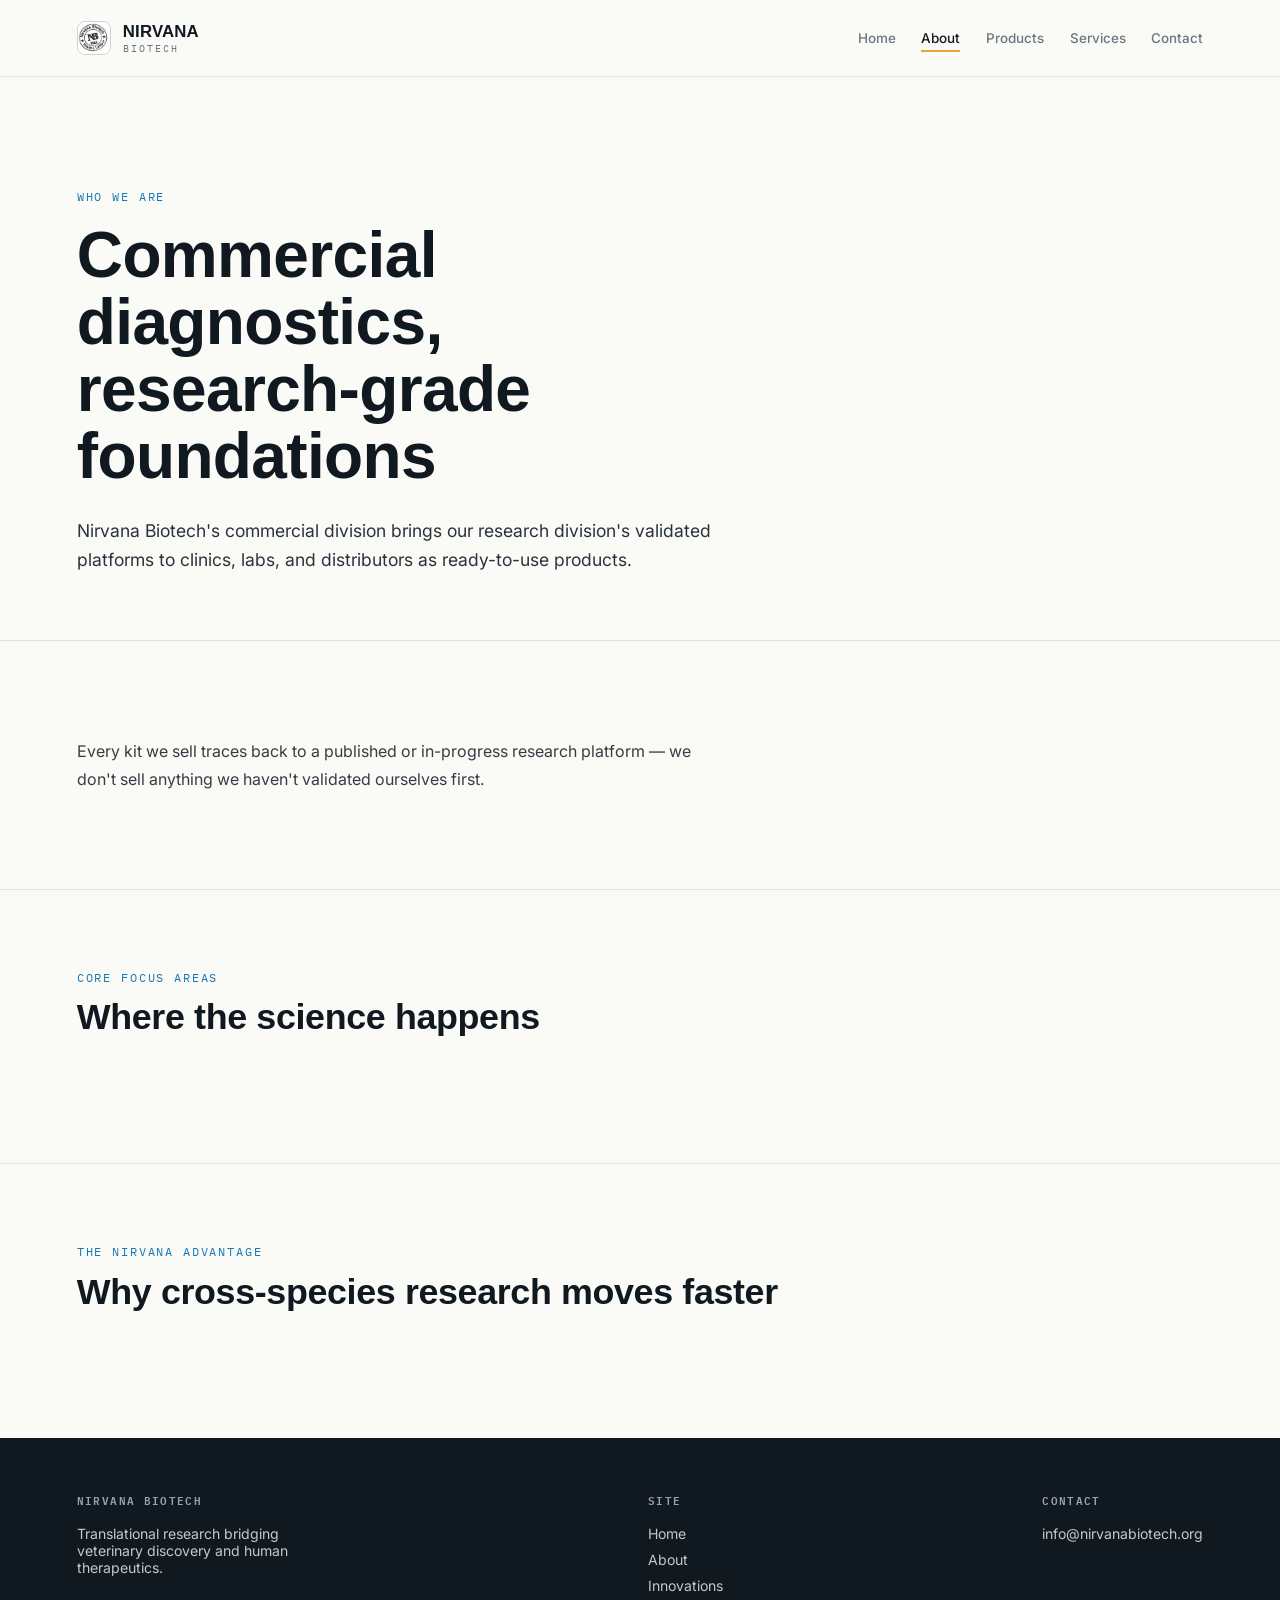
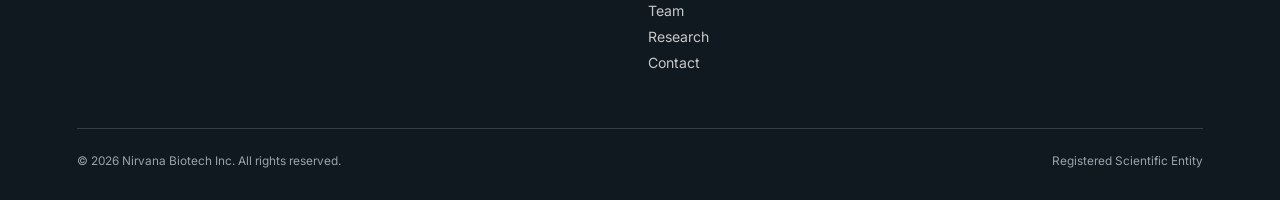
<file: about.html>
<!DOCTYPE html>
<html lang="en">
<head>
<meta charset="UTF-8">
<meta name="viewport" content="width=device-width, initial-scale=1.0">
<title>About | Nirvana Biotech</title>
<link rel="preconnect" href="https://fonts.googleapis.com">
<link href="https://fonts.googleapis.com/css2?family=Fraunces:opsz,wght@9..144,500;9..144,600;9..144,700&family=Inter:wght@400;500;600&family=IBM+Plex+Mono:wght@400;500&display=swap" rel="stylesheet">
<link rel="stylesheet" href="styles.css">
</head>
<body>

<nav class="topnav">
  <div class="topnav-inner">
    <a href="index.html" class="brand">
      <img data-brand-logo class="brand-mark" src="" alt="Nirvana Biotech logo">
      <div>
        <div class="brand-text" data-brand-name></div>
        <div class="brand-sub" data-brand-sub></div>
      </div>
    </a>
    <div class="navlinks" data-navlinks></div>
    <button class="nav-toggle" aria-label="Open menu">
      <svg width="18" height="14" viewBox="0 0 18 14"><path d="M0 1H18M0 7H18M0 13H18" stroke="#F7F5EF" stroke-width="1.4"/></svg>
    </button>
  </div>
  <div class="mobile-menu" data-navlinks></div>
</nav>

<aside class="rail" data-rail></aside>

<main>
  <section class="hero page-fade" style="padding-bottom:3rem;">
    <div class="shell">
      <div class="eyebrow hero-eyebrow" id="about-eyebrow">OUR MISSION</div>
      <h1 id="about-title">About Our Scientific Mission</h1>
      <p class="lede" id="about-intro" style="margin-top:1.6rem;"></p>
      <div class="hero-trace" data-trace data-trace-h="60"></div>
    </div>
  </section>

  <section class="section">
    <div class="shell">
      <p class="body-copy" id="about-desc"></p>
    </div>
  </section>

  <section class="section section--paper">
    <div class="shell">
      <div class="section-head">
        <div class="eyebrow">Core focus areas</div>
        <h2>Where the science happens</h2>
      </div>
      <div class="card-grid grid-3" id="focus-grid"></div>
    </div>
  </section>

  <section class="section">
    <div class="shell">
      <div class="section-head">
        <div class="eyebrow">The nirvana advantage</div>
        <h2>Why cross-species research moves faster</h2>
      </div>
      <div class="card-grid grid-3" id="advantage-grid"></div>
    </div>
  </section>
</main>

<footer>
  <div class="shell">
    <div class="footer-grid">
      <div class="footer-col">
        <h4>Nirvana Biotech</h4>
        <p style="max-width:28ch;">Translational research bridging veterinary discovery and human therapeutics.</p>
      </div>
      <div class="footer-col">
        <h4>Site</h4>
        <a href="index.html">Home</a>
        <a href="about.html">About</a>
        <a href="innovations.html">Innovations</a>
        <a href="team.html">Team</a>
        <a href="research.html">Research</a>
        <a href="contact.html">Contact</a>
      </div>
      <div class="footer-col">
        <h4>Contact</h4>
        <a href="mailto:info@nirvanabiotech.org">info@nirvanabiotech.org</a>
      </div>
    </div>
    <div class="footer-bottom">
      <span>&copy; 2026 Nirvana Biotech Inc. All rights reserved.</span>
      <span>Registered Scientific Entity</span>
    </div>
  </div>
</footer>

<script src="site.js"></script>
<script>
  function renderPage(data){
    buildNav('about');
    const a = data.about;
    if (!a) return;
    document.getElementById('about-eyebrow').textContent = (a.eyebrow || 'OUR MISSION').toUpperCase();
    document.getElementById('about-title').textContent = a.title || '';
    document.getElementById('about-intro').textContent = a.intro || '';
    document.getElementById('about-desc').textContent = a.desc || '';

    const focusGrid = document.getElementById('focus-grid');
    focusGrid.innerHTML = (a.focusAreas || []).map((f, i) => `
      <div class="card" style="cursor:default;">
        <span class="tag">0${i+1}</span>
        <h3 style="margin-top:0.9rem;">${escapeHtml(f.title)}</h3>
        <p>${escapeHtml(f.desc)}</p>
      </div>`).join('');

    const advGrid = document.getElementById('advantage-grid');
    advGrid.innerHTML = (a.advantages || []).map((f, i) => `
      <div class="card" style="cursor:default;">
        <span class="tag">0${i+1}</span>
        <h3 style="margin-top:0.9rem;">${escapeHtml(f.title)}</h3>
        <p>${escapeHtml(f.desc)}</p>
      </div>`).join('');
  }
</script>
</body>
</html>
</file>
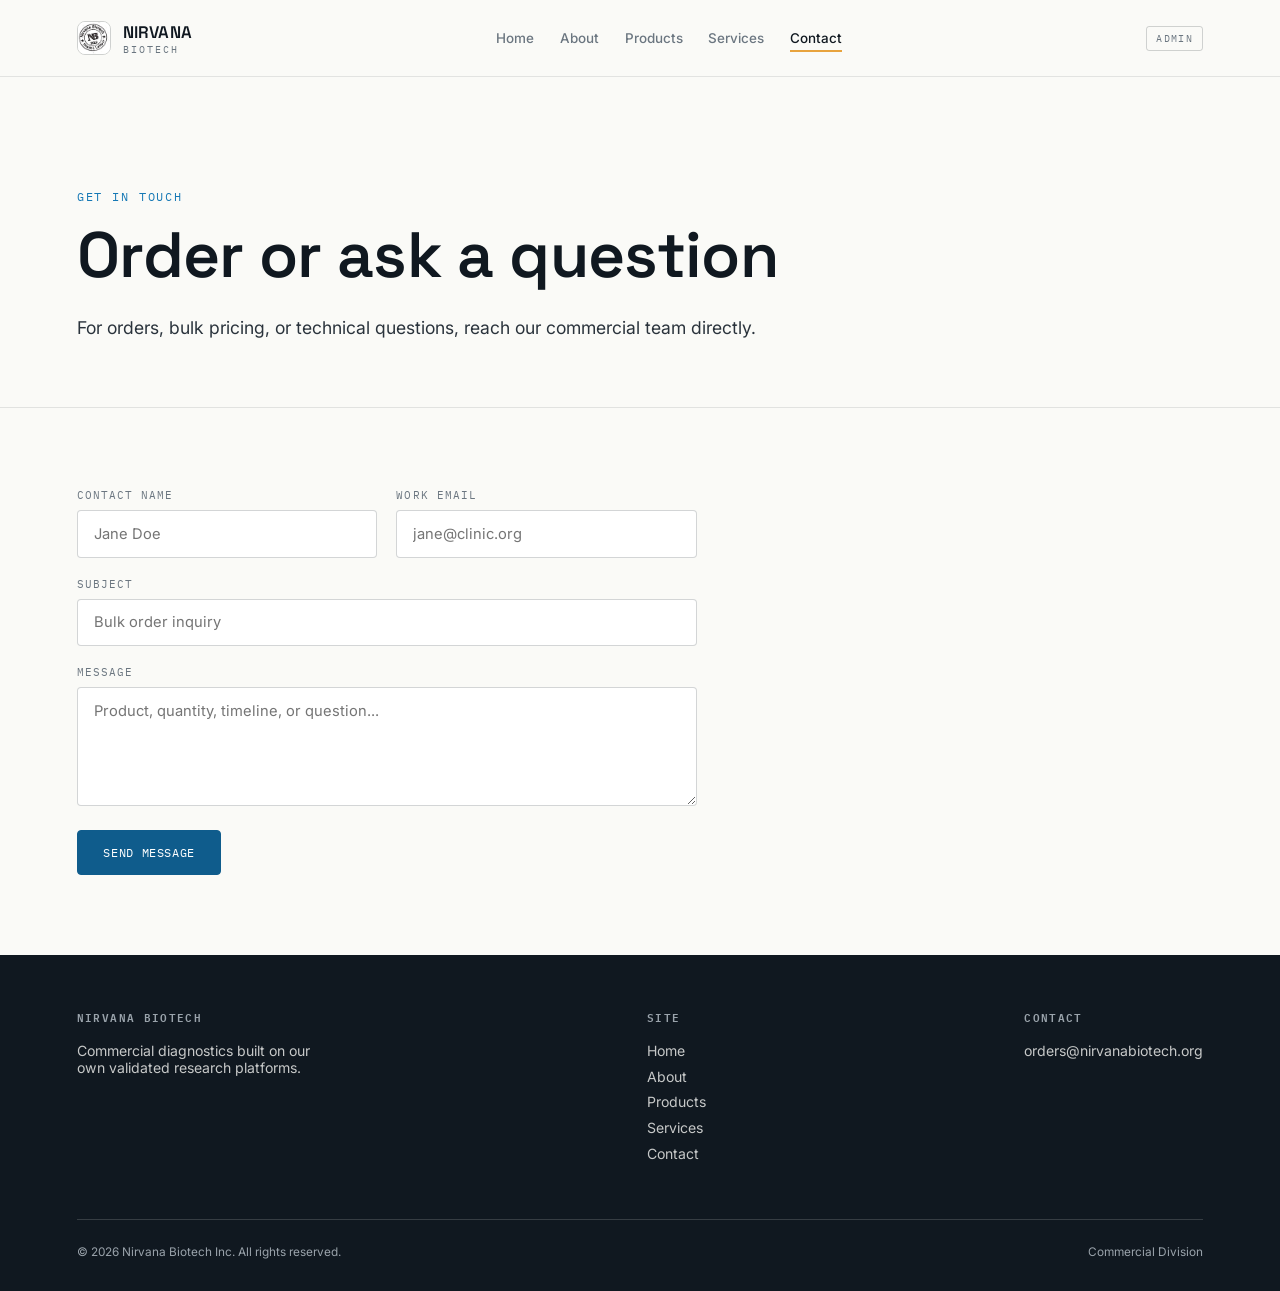
<file: contact.html>
<!DOCTYPE html>
<html lang="en">
<head>
<meta charset="UTF-8">
<meta name="viewport" content="width=device-width, initial-scale=1.0">
<title>Contact | Nirvana Biotech</title>
<link rel="preconnect" href="https://fonts.googleapis.com">
<link href="https://fonts.googleapis.com/css2?family=Space+Grotesk:wght@500;600;700&family=Inter:wght@400;500;600&family=IBM+Plex+Mono:wght@400;500&display=swap" rel="stylesheet">
<link rel="stylesheet" href="styles.css">
</head>
<body>

<nav class="topnav">
  <div class="topnav-inner">
    <a href="index.html" class="brand">
      <img data-brand-logo class="brand-mark" src="" alt="Nirvana Biotech logo">
      <div>
        <div class="brand-text" data-brand-name></div>
        <div class="brand-sub" data-brand-sub></div>
      </div>
    </a>
    <div class="editable-controls edit-only" style="margin-left:-0.6rem;">
      <button class="edit-pencil" onclick="event.preventDefault(); promptTextEdit('brandName', null)">Edit name</button>
      <button class="edit-pencil" onclick="event.preventDefault(); promptImageEdit('logoUrl','images/logo.png')">Edit logo</button>
    </div>
    <div class="navlinks" data-navlinks></div>
    <div style="display:flex; align-items:center; gap:0.6rem;">
      <button id="admin-login-btn" class="admin-trigger">Admin</button>
      <button id="admin-logout-btn" class="admin-trigger is-logout hidden">Log out</button>
      <button class="nav-toggle" aria-label="Open menu">
        <svg width="18" height="14" viewBox="0 0 18 14"><path d="M0 1H18M0 7H18M0 13H18" stroke="#101820" stroke-width="1.4"/></svg>
      </button>
    </div>
  </div>
  <div class="mobile-menu" data-navlinks></div>
</nav>

<main>
  <section class="hero page-fade" id="contact-hero-section" style="padding-bottom:3rem;">
    <div class="shell">
      <div class="eyebrow hero-eyebrow" id="contact-eyebrow">GET IN TOUCH</div>
      <h1 id="contact-title">Order or ask a question</h1>
      <p class="lede" id="contact-desc" style="margin-top:1.5rem;"></p>
      <div class="editable-controls edit-only">
        <button class="edit-pencil" onclick="promptTextEdit('contactPage.eyebrow','contact-eyebrow')">Edit label</button>
        <button class="edit-pencil" onclick="promptTextEdit('contact.title','contact-title')">Edit title</button>
        <button class="edit-pencil" onclick="promptTextEdit('contact.desc','contact-desc',true)">Edit description</button>
        <button class="edit-pencil" onclick="promptTextEdit('contact.email', null)">Edit email</button>
        <button class="edit-pencil" onclick="promptImageEdit('contactPage.backgroundUrl')">Change background</button>
      </div>
    </div>
  </section>

  <section class="section">
    <div class="shell">
      <form class="form-grid" onsubmit="handleFormSubmit(event)">
        <div class="form-row">
          <div>
            <label for="cf-name">Contact name</label>
            <input id="cf-name" type="text" placeholder="Jane Doe" required>
          </div>
          <div>
            <label for="cf-email">Work email</label>
            <input id="cf-email" type="email" placeholder="jane@clinic.org" required>
          </div>
        </div>
        <div>
          <label for="cf-subject">Subject</label>
          <input id="cf-subject" type="text" placeholder="Bulk order inquiry" required>
        </div>
        <div>
          <label for="cf-message">Message</label>
          <textarea id="cf-message" rows="5" placeholder="Product, quantity, timeline, or question..." required></textarea>
        </div>
        <button type="submit" class="btn btn--solid" style="width:fit-content;">Send message</button>
      </form>
    </div>
  </section>
</main>

<footer>
  <div class="shell">
    <div class="footer-grid">
      <div class="footer-col">
        <h4>Nirvana Biotech</h4>
        <p style="max-width:28ch;">Commercial diagnostics built on our own validated research platforms.</p>
      </div>
      <div class="footer-col">
        <h4>Site</h4>
        <a href="index.html">Home</a>
        <a href="about.html">About</a>
        <a href="products.html">Products</a>
        <a href="services.html">Services</a>
        <a href="contact.html">Contact</a>
      </div>
      <div class="footer-col">
        <h4>Contact</h4>
        <a href="mailto:orders@nirvanabiotech.org" data-footer-email>orders@nirvanabiotech.org</a>
      </div>
    </div>
    <div class="footer-bottom">
      <span>&copy; 2026 Nirvana Biotech Inc. All rights reserved.</span>
      <span>Commercial Division</span>
    </div>
  </div>
</footer>

<div class="admin-overlay" id="admin-login-modal">
  <div class="admin-box">
    <h3>Admin login</h3>
    <p class="hint">Enter the admin password to edit this site.</p>
    <label for="admin-password-input">Password</label>
    <input id="admin-password-input" type="password" placeholder="Password">
    <p id="admin-login-error" class="admin-error">Incorrect password.</p>
    <div class="admin-actions">
      <button class="btn btn--admin-cancel" onclick="closeAdminLogin()">Cancel</button>
      <button class="btn btn--admin-confirm" onclick="submitAdminLogin()">Log in</button>
    </div>
  </div>
</div>

<div class="save-bar" id="save-bar">
  <span class="save-status" id="save-status">No unsaved changes.</span>
  <div class="save-bar-actions">
    <button class="btn btn--discard" id="discard-btn">Discard</button>
    <button class="btn btn--save" id="save-btn">Save changes (permanent)</button>
  </div>
</div>

<script src="site.js"></script>
<script>
  function renderPage(data){
    buildNav('contact');
    const c = data.contact;
    const p = data.contactPage || {};
    document.getElementById('contact-eyebrow').textContent = (p.eyebrow || 'GET IN TOUCH').toUpperCase();
    applySectionBackground('contact-hero-section', p.backgroundUrl);
    if (!c) return;
    document.getElementById('contact-title').textContent = c.title || 'Order or ask a question';
    document.getElementById('contact-desc').textContent = c.desc || '';
  }
  function handleFormSubmit(e){
    e.preventDefault();
    alert('Message sent. Thank you — our commercial team will be in touch shortly.');
    e.target.reset();
  }
</script>
</body>
</html>
</file>
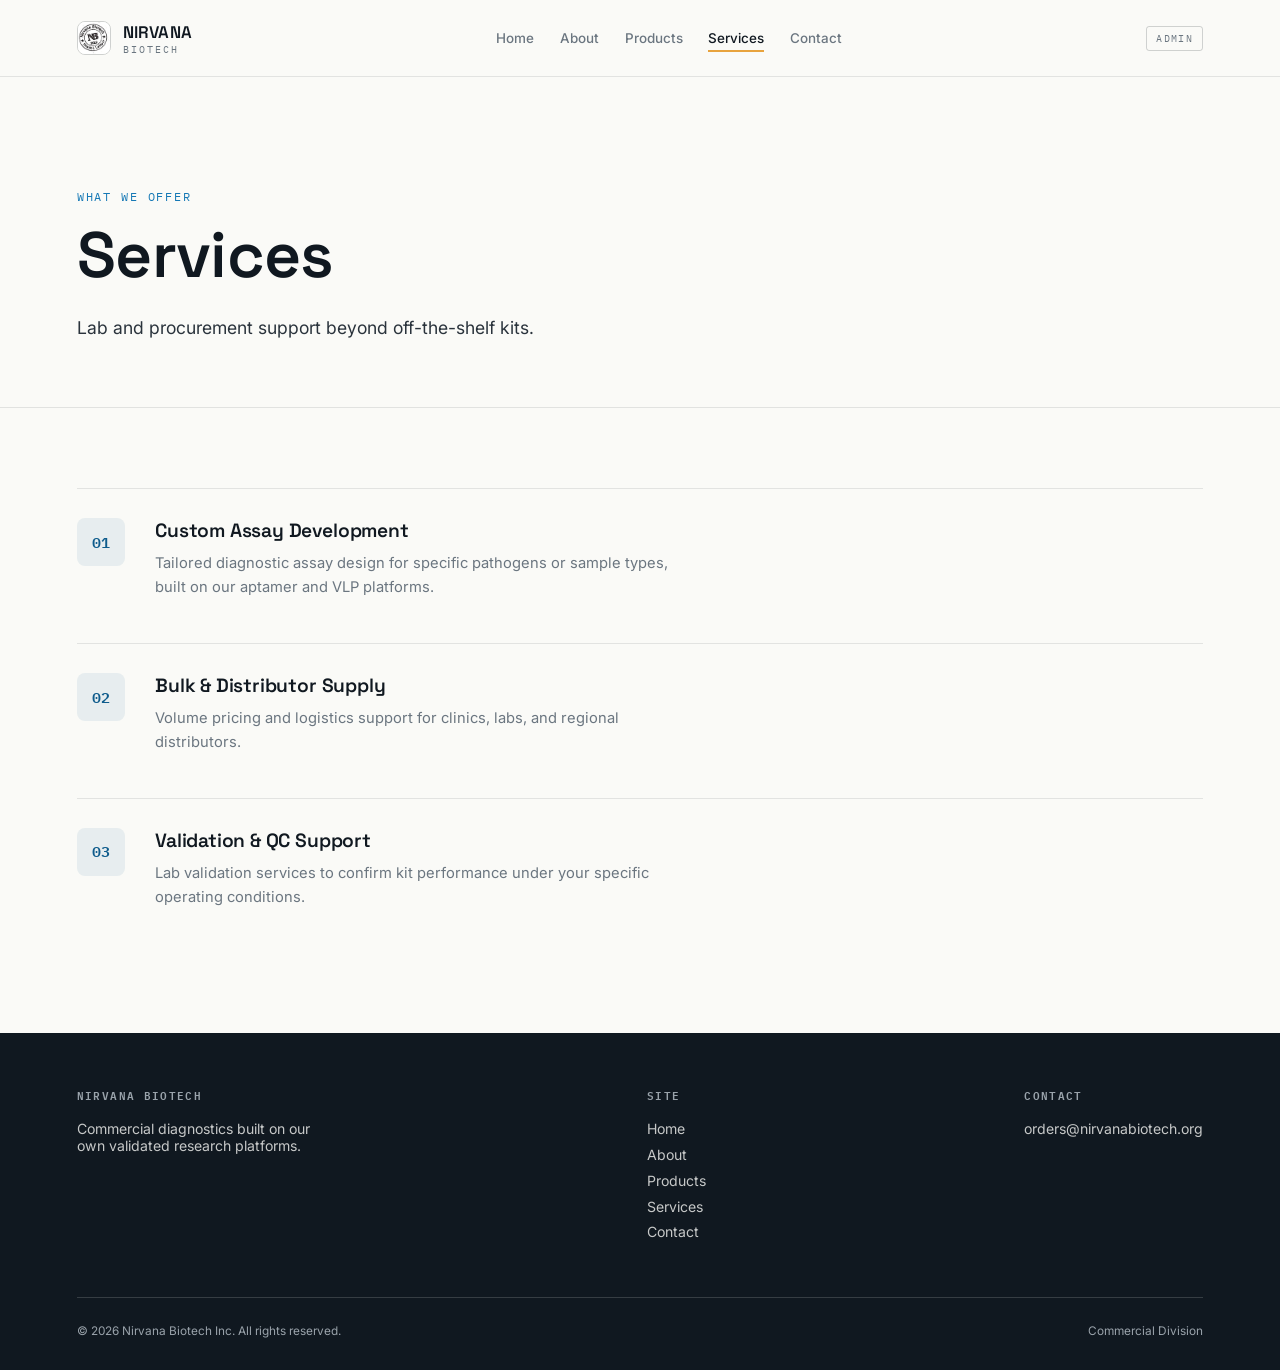
<file: services.html>
<!DOCTYPE html>
<html lang="en">
<head>
<meta charset="UTF-8">
<meta name="viewport" content="width=device-width, initial-scale=1.0">
<title>Services | Nirvana Biotech</title>
<link rel="preconnect" href="https://fonts.googleapis.com">
<link href="https://fonts.googleapis.com/css2?family=Space+Grotesk:wght@500;600;700&family=Inter:wght@400;500;600&family=IBM+Plex+Mono:wght@400;500&display=swap" rel="stylesheet">
<link rel="stylesheet" href="styles.css">
</head>
<body>

<nav class="topnav">
  <div class="topnav-inner">
    <a href="index.html" class="brand">
      <img data-brand-logo class="brand-mark" src="" alt="Nirvana Biotech logo">
      <div>
        <div class="brand-text" data-brand-name></div>
        <div class="brand-sub" data-brand-sub></div>
      </div>
    </a>
    <div class="editable-controls edit-only" style="margin-left:-0.6rem;">
      <button class="edit-pencil" onclick="event.preventDefault(); promptTextEdit('brandName', null)">Edit name</button>
      <button class="edit-pencil" onclick="event.preventDefault(); promptImageEdit('logoUrl','images/logo.png')">Edit logo</button>
    </div>
    <div class="navlinks" data-navlinks></div>
    <div style="display:flex; align-items:center; gap:0.6rem;">
      <button id="admin-login-btn" class="admin-trigger">Admin</button>
      <button id="admin-logout-btn" class="admin-trigger is-logout hidden">Log out</button>
      <button class="nav-toggle" aria-label="Open menu">
        <svg width="18" height="14" viewBox="0 0 18 14"><path d="M0 1H18M0 7H18M0 13H18" stroke="#101820" stroke-width="1.4"/></svg>
      </button>
    </div>
  </div>
  <div class="mobile-menu" data-navlinks></div>
</nav>

<main>
  <section class="hero page-fade" id="services-hero-section" style="padding-bottom:3rem;">
    <div class="shell">
      <div class="eyebrow hero-eyebrow" id="services-eyebrow">WHAT WE OFFER</div>
      <h1 id="services-title">Services</h1>
      <p class="lede" id="services-subtitle" style="margin-top:1.5rem;">Lab and procurement support beyond off-the-shelf kits.</p>
      <div class="editable-controls edit-only">
        <button class="edit-pencil" onclick="promptTextEdit('servicesPage.eyebrow','services-eyebrow')">Edit label</button>
        <button class="edit-pencil" onclick="promptTextEdit('servicesPage.title','services-title')">Edit title</button>
        <button class="edit-pencil" onclick="promptTextEdit('servicesPage.subtitle','services-subtitle',true)">Edit subtitle</button>
        <button class="edit-pencil" onclick="promptImageEdit('servicesPage.backgroundUrl')">Change background</button>
      </div>
    </div>
  </section>

  <section class="section">
    <div class="shell">
      <div id="services-list"></div>
      <button class="add-item-btn edit-only" onclick="addArrayItem('services')">+ Add service</button>
    </div>
  </section>
</main>

<footer>
  <div class="shell">
    <div class="footer-grid">
      <div class="footer-col">
        <h4>Nirvana Biotech</h4>
        <p style="max-width:28ch;">Commercial diagnostics built on our own validated research platforms.</p>
      </div>
      <div class="footer-col">
        <h4>Site</h4>
        <a href="index.html">Home</a>
        <a href="about.html">About</a>
        <a href="products.html">Products</a>
        <a href="services.html">Services</a>
        <a href="contact.html">Contact</a>
      </div>
      <div class="footer-col">
        <h4>Contact</h4>
        <a href="mailto:orders@nirvanabiotech.org" data-footer-email>orders@nirvanabiotech.org</a>
      </div>
    </div>
    <div class="footer-bottom">
      <span>&copy; 2026 Nirvana Biotech Inc. All rights reserved.</span>
      <span>Commercial Division</span>
    </div>
  </div>
</footer>

<div class="admin-overlay" id="admin-login-modal">
  <div class="admin-box">
    <h3>Admin login</h3>
    <p class="hint">Enter the admin password to edit this site.</p>
    <label for="admin-password-input">Password</label>
    <input id="admin-password-input" type="password" placeholder="Password">
    <p id="admin-login-error" class="admin-error">Incorrect password.</p>
    <div class="admin-actions">
      <button class="btn btn--admin-cancel" onclick="closeAdminLogin()">Cancel</button>
      <button class="btn btn--admin-confirm" onclick="submitAdminLogin()">Log in</button>
    </div>
  </div>
</div>

<div class="save-bar" id="save-bar">
  <span class="save-status" id="save-status">No unsaved changes.</span>
  <div class="save-bar-actions">
    <button class="btn btn--discard" id="discard-btn">Discard</button>
    <button class="btn btn--save" id="save-btn">Save changes (permanent)</button>
  </div>
</div>

<script src="site.js"></script>
<script>
  function renderPage(data){
    buildNav('services');
    const p = data.servicesPage || {};
    document.getElementById('services-eyebrow').textContent = (p.eyebrow || 'WHAT WE OFFER').toUpperCase();
    document.getElementById('services-title').textContent = p.title || 'Services';
    document.getElementById('services-subtitle').textContent = p.subtitle || '';
    applySectionBackground('services-hero-section', p.backgroundUrl);

    const list = document.getElementById('services-list');
    list.innerHTML = (data.services || []).map((svc, idx) => `
      <div class="service-row">
        <div class="icon">${escapeHtml(svc.icon || String(idx + 1).padStart(2, '0'))}</div>
        <div>
          <h3>${escapeHtml(svc.title)}</h3>
          <p>${escapeHtml(svc.desc)}</p>
          <div class="editable-controls edit-only">
            <button class="edit-pencil" onclick="promptTextEdit('services.${idx}.icon', null)">Icon label</button>
            <button class="edit-pencil" onclick="promptTextEdit('services.${idx}.title', null)">Title</button>
            <button class="edit-pencil" onclick="promptTextEdit('services.${idx}.desc', null, true)">Desc</button>
            <button class="edit-pencil danger" onclick="removeArrayItem('services', ${idx})">Remove</button>
          </div>
        </div>
      </div>`).join('');
  }
</script>
</body>
</html>
</file>
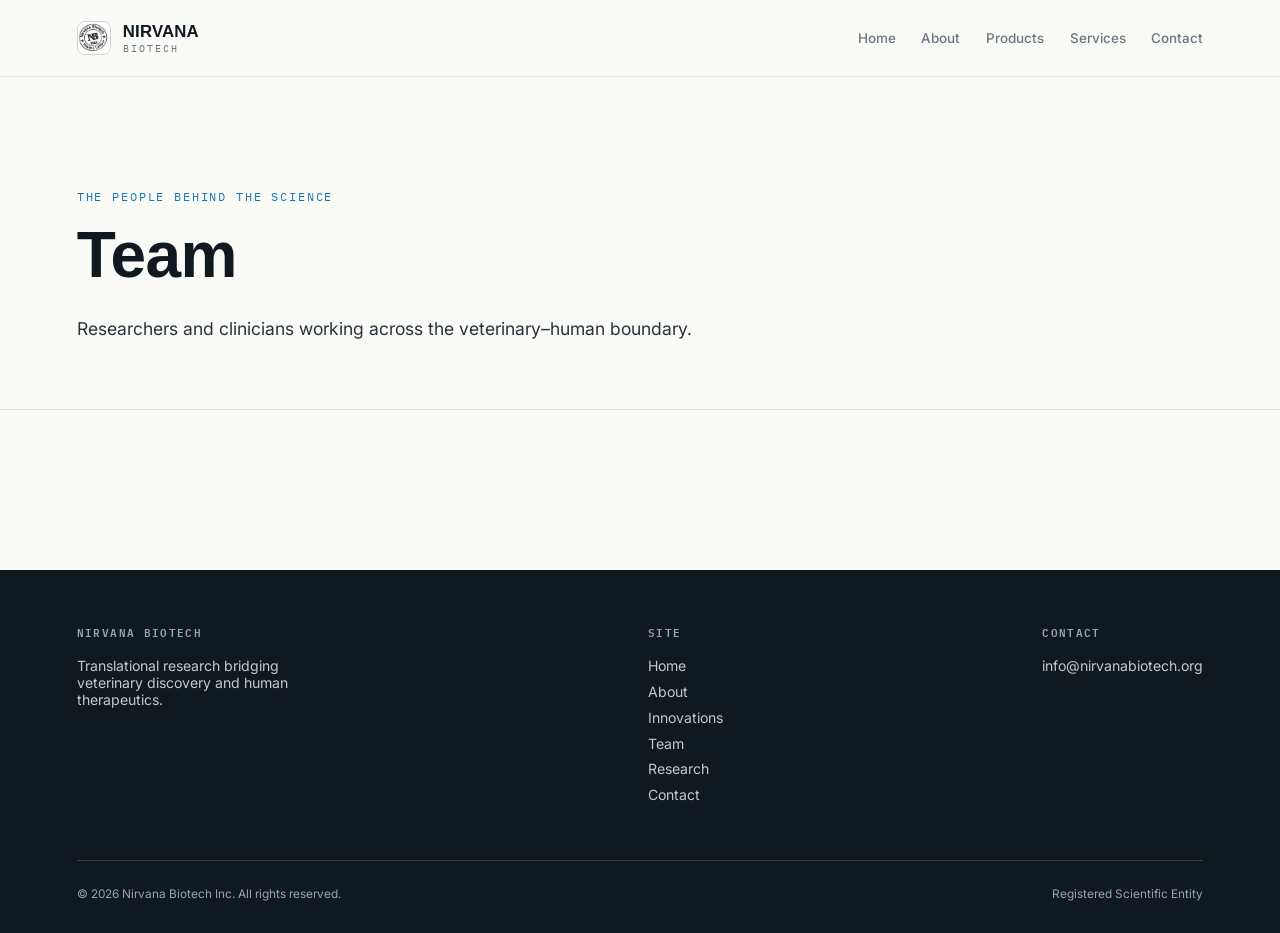
<file: team.html>
<!DOCTYPE html>
<html lang="en">
<head>
<meta charset="UTF-8">
<meta name="viewport" content="width=device-width, initial-scale=1.0">
<title>Team | Nirvana Biotech</title>
<link rel="preconnect" href="https://fonts.googleapis.com">
<link href="https://fonts.googleapis.com/css2?family=Fraunces:opsz,wght@9..144,500;9..144,600;9..144,700&family=Inter:wght@400;500;600&family=IBM+Plex+Mono:wght@400;500&display=swap" rel="stylesheet">
<link rel="stylesheet" href="styles.css">
</head>
<body>

<nav class="topnav">
  <div class="topnav-inner">
    <a href="index.html" class="brand">
      <img data-brand-logo class="brand-mark" src="" alt="Nirvana Biotech logo">
      <div>
        <div class="brand-text" data-brand-name></div>
        <div class="brand-sub" data-brand-sub></div>
      </div>
    </a>
    <div class="navlinks" data-navlinks></div>
    <button class="nav-toggle" aria-label="Open menu">
      <svg width="18" height="14" viewBox="0 0 18 14"><path d="M0 1H18M0 7H18M0 13H18" stroke="#F7F5EF" stroke-width="1.4"/></svg>
    </button>
  </div>
  <div class="mobile-menu" data-navlinks></div>
</nav>

<aside class="rail" data-rail></aside>

<main>
  <section class="hero page-fade" style="padding-bottom:3rem;">
    <div class="shell">
      <div class="eyebrow hero-eyebrow">THE PEOPLE BEHIND THE SCIENCE</div>
      <h1>Team</h1>
      <p class="lede" style="margin-top:1.6rem;">Researchers and clinicians working across the veterinary&ndash;human boundary.</p>
      <div class="hero-trace" data-trace data-trace-h="60"></div>
    </div>
  </section>

  <section class="section">
    <div class="shell">
      <div class="card-grid grid-3" id="team-grid"></div>
    </div>
  </section>
</main>

<footer>
  <div class="shell">
    <div class="footer-grid">
      <div class="footer-col">
        <h4>Nirvana Biotech</h4>
        <p style="max-width:28ch;">Translational research bridging veterinary discovery and human therapeutics.</p>
      </div>
      <div class="footer-col">
        <h4>Site</h4>
        <a href="index.html">Home</a>
        <a href="about.html">About</a>
        <a href="innovations.html">Innovations</a>
        <a href="team.html">Team</a>
        <a href="research.html">Research</a>
        <a href="contact.html">Contact</a>
      </div>
      <div class="footer-col">
        <h4>Contact</h4>
        <a href="mailto:info@nirvanabiotech.org">info@nirvanabiotech.org</a>
      </div>
    </div>
    <div class="footer-bottom">
      <span>&copy; 2026 Nirvana Biotech Inc. All rights reserved.</span>
      <span>Registered Scientific Entity</span>
    </div>
  </div>
</footer>

<script src="site.js"></script>
<script>
  function renderPage(data){
    buildNav('team');
    const grid = document.getElementById('team-grid');
    grid.innerHTML = (data.team || []).map(member => `
      <div class="card team-card" style="cursor:default;">
        <img src="${member.imageUrl || 'https://picsum.photos/seed/' + encodeURIComponent(member.name) + '/400/300'}" alt="${escapeHtml(member.name)}" onerror="this.src='https://picsum.photos/seed/${encodeURIComponent(member.name)}/400/300'">
        <div class="name">${escapeHtml(member.name)}</div>
        <div class="role">${escapeHtml(member.role)}</div>
      </div>`).join('');
  }
</script>
</body>
</html>
</file>
<file: styles.css>
/* ============================================================
   NIRVANA BIOTECH — COMMERCIAL SITE
   Clinical white + deep blue + amber. Light-mode sibling to the
   research site's dark mode — same restraint, opposite ground.
   ============================================================ */

:root{
  --paper:      #FAFAF7;
  --paper-dim:  #F0EFE9;
  --ink:        #101820;
  --ink-soft:   #2A333C;
  --blue:       #0F5C8C;
  --blue-bright:#1578B5;
  --amber:      #E8A33D;
  --amber-deep: #C9821F;
  --steel:      #6B7680;
  --steel-dim:  #9AA3AB;
  --line:       rgba(16,24,32,0.10);
  --line-strong:rgba(16,24,32,0.18);
  --line-dark:  rgba(250,250,247,0.16);

  --display: "Space Grotesk", "Helvetica Neue", Arial, sans-serif;
  --sans:    "Inter", -apple-system, "Helvetica Neue", Arial, sans-serif;
  --mono:    "IBM Plex Mono", "SFMono-Regular", Menlo, monospace;

  --measure: 64ch;
}

@media (prefers-reduced-motion: reduce){
  *{ animation-duration: 0.001ms !important; animation-iteration-count: 1 !important; transition-duration: 0.001ms !important; scroll-behavior: auto !important; }
}

*{ box-sizing: border-box; }
html{ scroll-behavior: smooth; }
body{
  margin:0;
  background: var(--paper);
  color: var(--ink);
  font-family: var(--sans);
  -webkit-font-smoothing: antialiased;
  text-rendering: optimizeLegibility;
}

a{ color: inherit; text-decoration: none; }
img{ max-width:100%; display:block; }
::selection{ background: var(--amber); color: var(--ink); }
:focus-visible{ outline: 2px solid var(--blue); outline-offset: 3px; }

/* ---------- type scale ---------- */
h1,h2,h3,h4{ font-family: var(--display); font-weight: 600; margin:0; letter-spacing: -0.01em; }
.eyebrow{
  font-family: var(--mono); font-size: 0.72rem; letter-spacing: 0.16em;
  text-transform: uppercase; color: var(--blue-bright);
}
.lede{ font-size: 1.1rem; line-height: 1.65; color: var(--ink-soft); max-width: var(--measure); }
.body-copy{ font-size: 1rem; line-height: 1.75; color: rgba(16,24,32,0.84); max-width: var(--measure); }
.body-copy + .body-copy{ margin-top: 1.1em; }

/* ---------- layout shell ---------- */
.shell{ max-width: 1280px; margin: 0 auto; padding: 0 6vw; }
@media (max-width: 640px){ .shell{ padding: 0 5.5vw; } }
main{ display:block; }

/* ---------- top nav ---------- */
.topnav{
  position: sticky; top:0; z-index: 80;
  background: rgba(250,250,247,0.92); backdrop-filter: blur(10px);
  border-bottom: 1px solid var(--line);
}
.topnav-inner{
  max-width:1280px; margin:0 auto; padding: 0 6vw;
  height: 76px; display:flex; align-items:center; justify-content:space-between;
}
.brand{ display:flex; align-items:center; gap:12px; }
.brand-mark{ width: 34px; height:34px; border-radius:8px; object-fit:cover; border:1px solid var(--line-strong); }
.brand-text{ font-family: var(--display); font-weight:600; font-size:1.05rem; letter-spacing:0.01em; }
.brand-sub{ font-family: var(--mono); font-size:0.6rem; letter-spacing:0.22em; color: var(--steel); text-transform:uppercase; }

.navlinks{ display:flex; gap: 1.6rem; font-size:0.84rem; }
.navlinks a{ position:relative; padding: 6px 0; color: var(--steel); font-weight:500; transition: color .2s ease; }
.navlinks a::after{ content:""; position:absolute; left:0; bottom:0; width:0; height:2px; background: var(--amber); transition: width .25s ease; }
.navlinks a:hover, .navlinks a.is-active{ color: var(--ink); }
.navlinks a.is-active::after, .navlinks a:hover::after{ width:100%; }

.nav-toggle{ display:none; background:none; border:1px solid var(--line-strong); color:var(--ink); width:40px; height:40px; border-radius:8px; }
@media (max-width: 980px){
  .navlinks{ display:none; }
  .nav-toggle{ display:flex; align-items:center; justify-content:center; }
}
.mobile-menu{
  display:none; position:fixed; inset:76px 0 0 0; z-index:79;
  background: var(--paper); padding: 2rem 6vw; flex-direction:column; gap:1.4rem;
}
.mobile-menu.open{ display:flex; }
.mobile-menu a{ font-family: var(--display); font-size:1.6rem; color: var(--ink); }

/* ---------- spec strip (signature element) ---------- */
.spec-strip{
  display:flex; gap:1.6rem; flex-wrap:wrap; margin-top:1rem;
  font-family: var(--mono); font-size:0.78rem; color: var(--steel);
}
.spec-strip .spec-item b{ color: var(--blue); font-weight:500; }
.spec-strip .spec-item::before{ content:"//"; color: var(--steel-dim); margin-right:0.4em; }

/* ---------- hero ---------- */
.hero{ position:relative; padding: 7rem 0 4.5rem; border-bottom: 1px solid var(--line); }
.hero-eyebrow{ margin-bottom:1.1rem; }
.hero h1{ font-size: clamp(2.2rem, 5vw, 4rem); line-height: 1.05; max-width: 18ch; }
.hero .lede{ margin-top: 1.5rem; }

/* ---------- section spacing ---------- */
.section{ padding: 5rem 0; }
.section + .section{ border-top: 1px solid var(--line); }
.section-head{ margin-bottom: 2.8rem; }
.section-head .eyebrow{ margin-bottom: 0.8rem; }
.section-head h2{ font-size: clamp(1.7rem, 2.8vw, 2.4rem); }

/* ---------- dark variant section (used sparingly, for contrast/CTA) ---------- */
.section--dark{ background: var(--ink); color: var(--paper); border-color: var(--line-dark); }
.section--dark .eyebrow{ color: var(--amber); }
.section--dark .lede{ color: rgba(250,250,247,0.72); }
.section--dark .body-copy{ color: rgba(250,250,247,0.84); }
.section--dark h2{ color: var(--paper); }

/* ---------- product cards ---------- */
.card-grid{ display:grid; gap: 1.5rem; }
.grid-2{ grid-template-columns: repeat(2,1fr); }
.grid-3{ grid-template-columns: repeat(3,1fr); }
@media (max-width: 860px){ .grid-2,.grid-3{ grid-template-columns: 1fr; } }

.product-card{
  border:1px solid var(--line-strong); border-radius: 6px; padding: 1.8rem;
  background: #fff; transition: border-color .2s ease, transform .2s ease, box-shadow .2s ease;
  cursor:pointer;
}
.product-card:hover{ border-color: var(--blue); transform: translateY(-2px); box-shadow: 0 12px 28px rgba(16,24,32,0.06); }
.product-card img{ width:100%; height:190px; object-fit:cover; border-radius:4px; margin-bottom:1.2rem; background: var(--paper-dim); }
.product-card h3{ font-size:1.2rem; line-height:1.3; }
.product-card .sku{ font-family:var(--mono); font-size:0.66rem; color: var(--steel); letter-spacing:0.06em; text-transform:uppercase; }
.product-card p{ margin-top:0.7rem; font-size:0.92rem; line-height:1.6; color: var(--steel); }
.product-card .more{ display:inline-flex; align-items:center; gap:0.4rem; margin-top:1rem; font-size:0.78rem; font-family:var(--mono); color: var(--blue); }

/* ---------- service rows ---------- */
.service-row{
  display:grid; grid-template-columns: 56px 1fr; gap: 1.4rem;
  padding: 1.8rem 0; border-top: 1px solid var(--line);
}
.service-row .icon{
  width:48px; height:48px; border-radius:8px; background: rgba(15,92,140,0.08);
  display:flex; align-items:center; justify-content:center; color: var(--blue);
  font-family:var(--mono); font-weight:600; font-size:0.95rem;
}
.service-row h3{ font-size:1.2rem; }
.service-row p{ margin-top:0.5rem; color: var(--steel); font-size:0.92rem; line-height:1.65; max-width:58ch; }

/* ---------- buttons ---------- */
.btn{
  display:inline-flex; align-items:center; gap:0.55rem;
  font-family: var(--mono); font-size:0.78rem; letter-spacing:0.05em;
  padding: 0.85rem 1.6rem; border-radius: 4px; text-transform:uppercase;
  border:1px solid currentColor; transition: all .2s ease;
}
.btn--solid{ background: var(--blue); border-color: var(--blue); color: #fff; }
.btn--solid:hover{ background: var(--blue-bright); }
.btn--amber{ background: var(--amber); border-color: var(--amber); color: var(--ink); }
.btn--amber:hover{ background: var(--amber-deep); }
.btn--ghost{ color: var(--ink); }
.btn--ghost:hover{ background: rgba(16,24,32,0.05); }
.section--dark .btn--ghost{ color: var(--paper); }
.section--dark .btn--ghost:hover{ background: rgba(250,250,247,0.1); }

/* ---------- footer ---------- */
footer{ background: var(--ink); color: var(--paper); border-top:1px solid var(--line); padding: 3.2rem 0 2rem; }
.footer-grid{ display:flex; justify-content:space-between; flex-wrap:wrap; gap:2rem; }
.footer-col h4{ font-family:var(--mono); font-size:0.7rem; letter-spacing:0.12em; text-transform:uppercase; color: var(--steel-dim); margin-bottom:1rem; }
.footer-col a, .footer-col p{ display:block; font-size:0.88rem; color: rgba(250,250,247,0.78); margin-bottom:0.55rem; }
.footer-col a:hover{ color: var(--amber); }
.footer-bottom{
  margin-top:3rem; padding-top:1.6rem; border-top:1px solid var(--line-dark);
  display:flex; justify-content:space-between; flex-wrap:wrap; gap:1rem;
  font-size:0.74rem; color: var(--steel-dim);
}

/* ---------- contact form ---------- */
.form-grid{ display:grid; gap:1.2rem; max-width:620px; }
.form-row{ display:grid; grid-template-columns:1fr 1fr; gap:1.2rem; }
@media (max-width:640px){ .form-row{ grid-template-columns:1fr; } }
label{ font-family:var(--mono); font-size:0.66rem; letter-spacing:0.1em; text-transform:uppercase; color: var(--steel); display:block; margin-bottom:0.5rem; }
input, textarea{
  width:100%; background:#fff; border:1px solid var(--line-strong);
  border-radius:4px; padding:0.85rem 1rem; color: var(--ink); font-family: var(--sans); font-size:0.92rem;
}
input:focus, textarea:focus{ outline:none; border-color: var(--blue); }
textarea{ resize:vertical; }

/* ---------- detail modal ---------- */
.modal-overlay{
  display:none; position:fixed; inset:0; z-index:200;
  background: rgba(16,24,32,0.65); backdrop-filter: blur(4px);
  align-items:center; justify-content:center; padding: 2rem;
}
.modal-overlay.open{ display:flex; }
.modal-box{
  background: #fff; color: var(--ink); max-width:640px; width:100%;
  max-height:84vh; overflow-y:auto; border-radius:8px; position:relative;
}
.modal-box img{ width:100%; height:260px; object-fit:cover; }
.modal-box input, .modal-box textarea{ background:#fff; border:1px solid var(--line-strong); color: var(--ink); }
.modal-box input:focus, .modal-box textarea:focus{ border-color: var(--blue); }
.modal-box label{ color: var(--steel); }
.modal-body{ padding: 2.1rem; }
.modal-tag{ font-family:var(--mono); font-size:0.7rem; color: var(--blue); text-transform:uppercase; letter-spacing:0.08em; }
.modal-body h3{ font-family:var(--display); font-size:1.6rem; margin-top:0.8rem; color:var(--ink); }
.modal-body p{ margin-top:1rem; color: var(--steel); line-height:1.7; white-space:pre-line; font-size:0.95rem; }
.modal-close{
  position:absolute; top:1rem; right:1rem; width:36px; height:36px;
  border-radius:50%; background:#fff; border:1px solid var(--line-strong);
  display:flex; align-items:center; justify-content:center; cursor:pointer; z-index:2;
}

/* ---------- page transition fade ---------- */
.page-fade{ animation: fadeUp .5s ease-out both; }
@keyframes fadeUp{ from{ opacity:0; transform: translateY(10px); } to{ opacity:1; transform:none; } }

/* utility */
.mt-lg{ margin-top: 3rem; }
.text-center{ text-align:center; }
.flex-between{ display:flex; align-items:center; justify-content:space-between; flex-wrap:wrap; gap:1rem; }
.hidden{ display:none !important; }

/* ============================================================
   ADMIN / EDIT MODE — same engine as the research site
   ============================================================ */
.edit-only{ display:none !important; }
body.edit-mode .edit-only{ display:inline-flex !important; }
body.edit-mode .edit-only.block{ display:block !important; }

.admin-trigger{
  font-family: var(--mono); font-size:0.62rem; letter-spacing:0.14em;
  color: var(--steel); border:1px solid var(--line-strong); padding:5px 9px;
  border-radius:3px; background:none; cursor:pointer; text-transform:uppercase;
  transition: color .2s ease, border-color .2s ease;
}
.admin-trigger:hover{ color: var(--ink); border-color: var(--steel); }
.admin-trigger.is-logout{ color:#C0392B; border-color: rgba(192,57,43,0.35); }
.admin-trigger.is-logout:hover{ color:#C0392B; border-color:#C0392B; }

.edit-pencil{
  display:inline-flex; align-items:center; gap:5px;
  font-family: var(--mono); font-size:0.66rem; letter-spacing:0.04em;
  color: var(--blue); background: rgba(15,92,140,0.08);
  border:1px solid rgba(15,92,140,0.3); border-radius:3px;
  padding:4px 9px; cursor:pointer; text-transform:uppercase;
  transition: background .2s ease;
}
.edit-pencil:hover{ background: rgba(15,92,140,0.16); }
.edit-pencil.danger{ color:#C0392B; background: rgba(192,57,43,0.08); border-color: rgba(192,57,43,0.3); }
.edit-pencil.danger:hover{ background: rgba(192,57,43,0.16); }
.section--dark .edit-pencil{ color: var(--amber); background: rgba(232,163,61,0.1); border-color: rgba(232,163,61,0.35); }

.editable-controls{ display:flex; gap:0.5rem; flex-wrap:wrap; margin-top:0.9rem; }
.editable-wrap{ position:relative; }
.editable-img-btn{
  position:absolute; top:10px; right:10px; z-index:3;
  font-family: var(--mono); font-size:0.62rem; text-transform:uppercase;
  background: rgba(16,24,32,0.82); color: #fff; border:1px solid var(--line-dark);
  padding:6px 10px; border-radius:3px; cursor:pointer; letter-spacing:0.05em;
}
.editable-img-btn:hover{ background: rgba(16,24,32,0.95); }

.add-item-btn{
  font-family: var(--mono); font-size:0.7rem; letter-spacing:0.05em;
  color: #fff; background: var(--blue); border:none;
  padding:0.7rem 1.2rem; border-radius:4px; cursor:pointer; text-transform:uppercase;
  margin-top:1.5rem;
}
.add-item-btn:hover{ background: var(--blue-bright); }

.admin-overlay{
  display:none; position:fixed; inset:0; z-index:300;
  background: rgba(16,24,32,0.72); backdrop-filter: blur(4px);
  align-items:center; justify-content:center; padding:1.5rem;
}
.admin-overlay.open{ display:flex; }
.admin-box{
  background: #fff; color: var(--ink); width:100%; max-width:440px;
  border-radius:8px; padding:1.8rem; max-height:88vh; overflow-y:auto;
}
.admin-box.wide{ max-width:600px; }
.admin-box h3{ font-family: var(--display); font-size:1.25rem; color: var(--ink); }
.admin-box .hint{ font-size:0.84rem; color: var(--steel); margin-top:0.4rem; }
.admin-box label{ color: var(--steel); margin-top:1.1rem; }
.admin-box label:first-of-type{ margin-top:1.4rem; }
.admin-box input, .admin-box textarea{ background:#fff; border:1px solid var(--line-strong); color: var(--ink); }
.admin-box input:focus, .admin-box textarea:focus{ border-color: var(--blue); }
.admin-error{ display:none; font-size:0.8rem; color:#C0392B; margin-top:0.7rem; font-family: var(--mono); }
.admin-error.show{ display:block; }
.admin-actions{ display:flex; gap:0.7rem; margin-top:1.6rem; }
.admin-actions .btn{ flex:1; justify-content:center; }
.btn--admin-cancel{ background:none; border:1px solid var(--line-strong); color: var(--steel); }
.btn--admin-cancel:hover{ background: rgba(16,24,32,0.05); }
.btn--admin-confirm{ background: var(--blue); border-color: var(--blue); color:#fff; }
.btn--admin-confirm:hover{ background: var(--blue-bright); }

.save-bar{
  display:none; position:fixed; bottom:0; left:0; width:100%; z-index:290;
  background: var(--ink); color: var(--paper); border-top:1px solid var(--line-dark);
  padding: 1.1rem 6vw; align-items:center; justify-content:space-between;
  gap:1rem; flex-wrap:wrap; box-shadow: 0 -8px 24px rgba(0,0,0,0.12);
}
.save-bar.open{ display:flex; }
.save-status{ font-family: var(--mono); font-size:0.78rem; color: var(--steel-dim); }
.save-status.is-saved{ color: var(--amber); }
.save-bar-actions{ display:flex; gap:0.7rem; }
.btn--discard{ background:none; border:1px solid var(--line-dark); color: var(--paper); }
.btn--discard:hover{ background: rgba(250,250,247,0.08); }
.btn--save{ background: var(--amber); border-color: var(--amber); color: var(--ink); }
.btn--save:hover{ background: var(--amber-deep); }
.btn--save:disabled{ opacity:0.6; cursor:default; }

body.edit-mode{ padding-bottom: 74px; }
@media (max-width:640px){ body.edit-mode{ padding-bottom: 110px; } }
</file>
